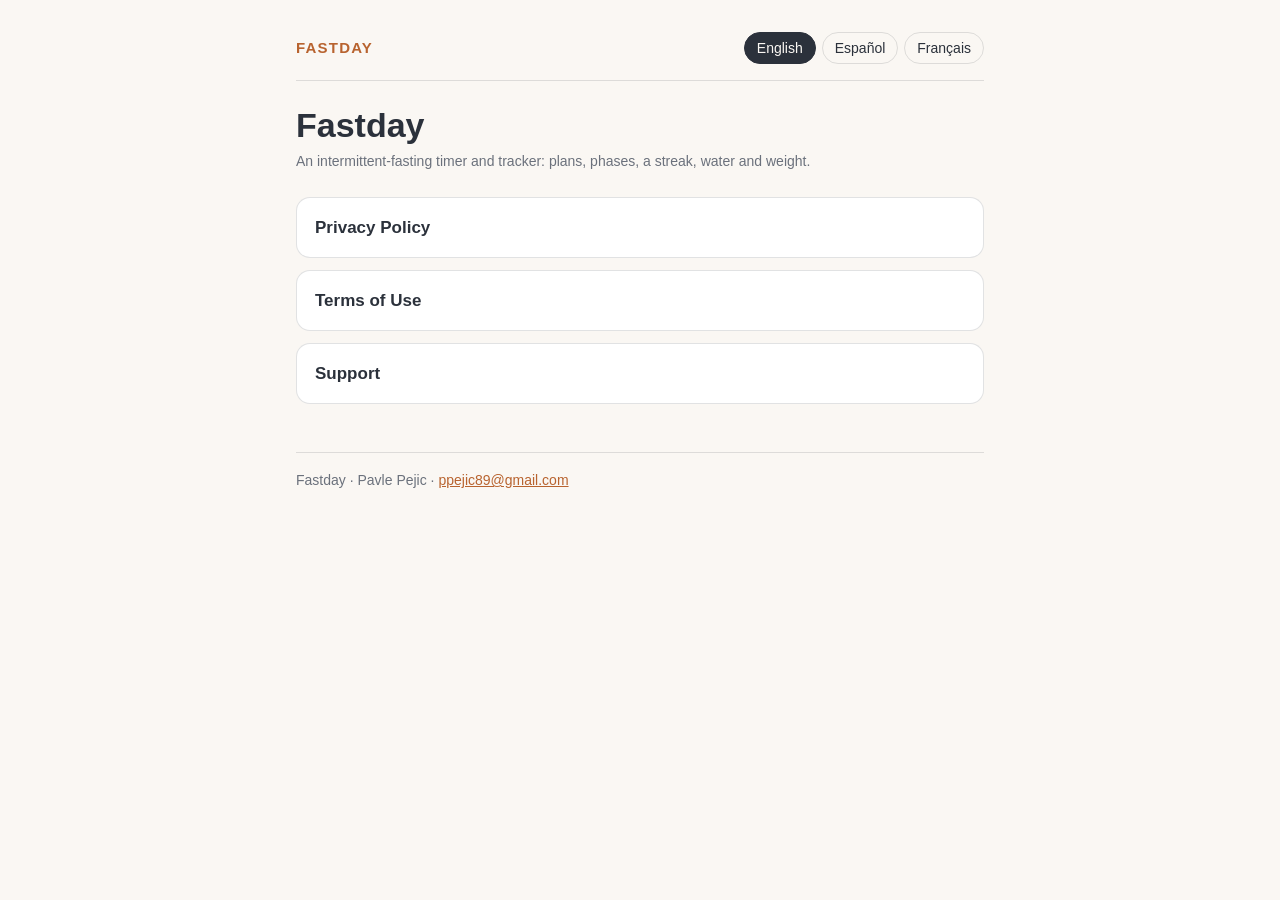
<file: index.html>
<!doctype html>
<html lang="en">
<head>
<meta charset="utf-8">
<meta name="viewport" content="width=device-width, initial-scale=1">
<meta name="color-scheme" content="light dark">
<title>Fastday — Fastday</title>
<link rel="stylesheet" href="style.css">
<script>
(function(){document.documentElement.classList.add('js');
var langs=['en','es','fr'];var q=new URLSearchParams(location.search).get('lang');
var pref=(q||(navigator.languages||[navigator.language||'en'])[0]||'en').slice(0,2).toLowerCase();
if(langs.indexOf(pref)<0)pref='en';
function show(l){document.querySelectorAll('section[lang]').forEach(function(s){s.classList.toggle('on',s.lang===l)});
document.querySelectorAll('nav.lang button').forEach(function(b){b.setAttribute('aria-pressed',b.dataset.l===l)});
document.documentElement.lang=l;var h=document.querySelector('section.on h1');if(h)document.title=h.textContent+' — Fastday';}
document.addEventListener('DOMContentLoaded',function(){document.querySelectorAll('nav.lang button').forEach(function(b){b.onclick=function(){show(b.dataset.l)}});show(pref);});
})();
</script>
</head>
<body>
<main>
<header><a class="brand" href="/fasting-legal/">Fastday</a><nav class="lang" aria-label="Language"><button data-l="en">English</button><button data-l="es">Español</button><button data-l="fr">Français</button></nav></header>
<section lang="en"><h1>Fastday</h1><p class="updated">An intermittent-fasting timer and tracker: plans, phases, a streak, water and weight.</p><div class="cards"><a href="legal/fasting/privacy/?lang=en">Privacy Policy</a><a href="legal/fasting/terms/?lang=en">Terms of Use</a><a href="legal/fasting/support/?lang=en">Support</a></div></section>
<section lang="es"><h1>Fastday</h1><p class="updated">Un temporizador y registro de ayuno intermitente: planes, fases, racha, agua y peso.</p><div class="cards"><a href="legal/fasting/privacy/?lang=es">Política de privacidad</a><a href="legal/fasting/terms/?lang=es">Términos de uso</a><a href="legal/fasting/support/?lang=es">Soporte</a></div></section>
<section lang="fr"><h1>Fastday</h1><p class="updated">Un minuteur et suivi de jeûne intermittent : plans, phases, série, eau et poids.</p><div class="cards"><a href="legal/fasting/privacy/?lang=fr">Politique de confidentialité</a><a href="legal/fasting/terms/?lang=fr">Conditions d’utilisation</a><a href="legal/fasting/support/?lang=fr">Assistance</a></div></section>
<footer>Fastday · Pavle Pejic · <a href="mailto:ppejic89@gmail.com">ppejic89@gmail.com</a></footer>
</main>
</body>
</html>
</file>
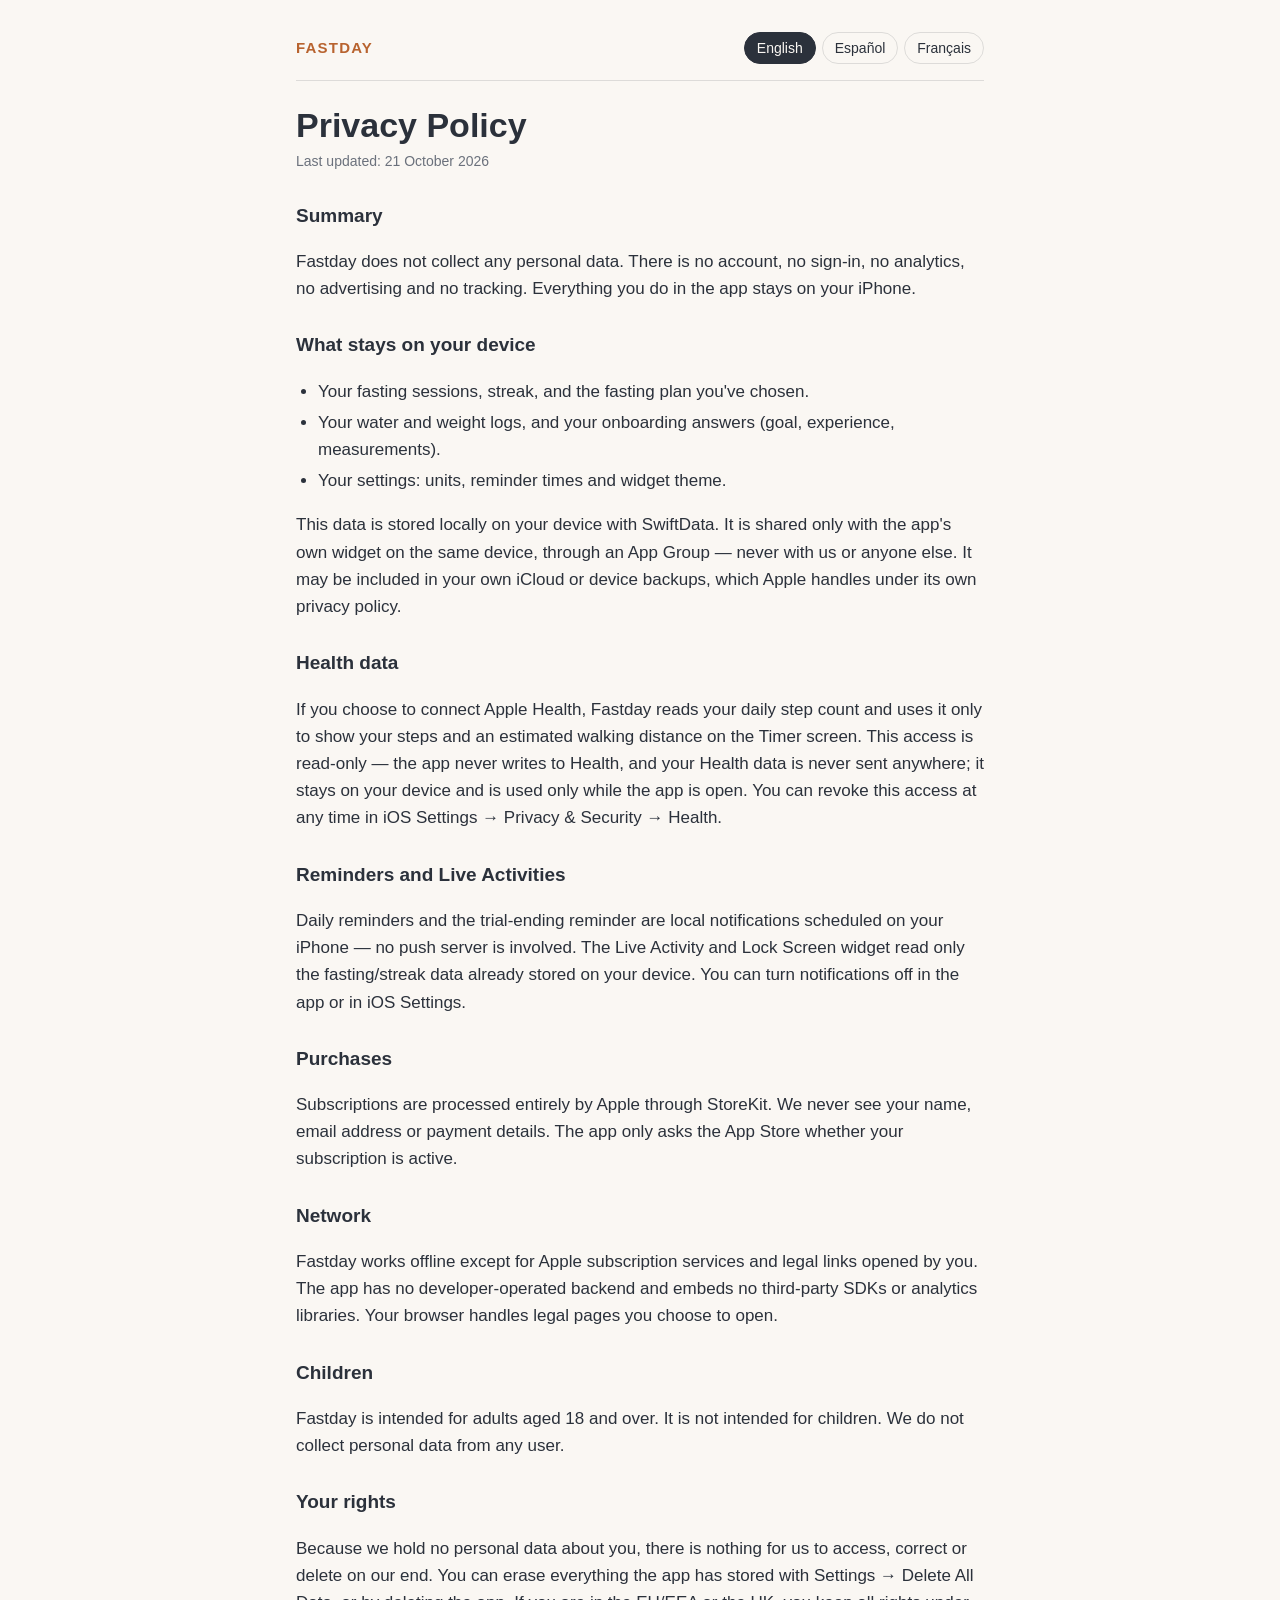
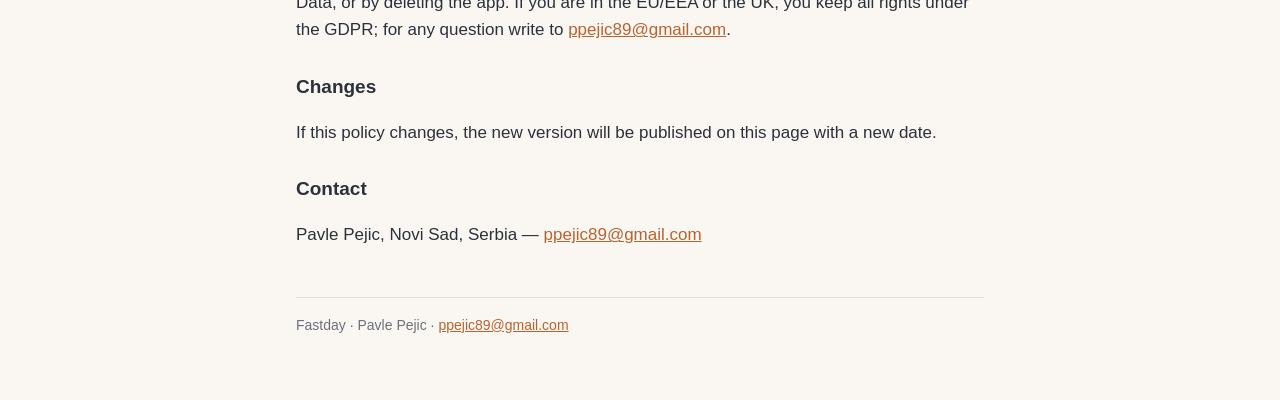
<file: legal/fasting/privacy/index.html>
<!doctype html>
<html lang="en">
<head>
<meta charset="utf-8">
<meta name="viewport" content="width=device-width, initial-scale=1">
<meta name="color-scheme" content="light dark">
<title>Privacy Policy — Fastday</title>
<link rel="stylesheet" href="../../../style.css">
<script>
(function(){document.documentElement.classList.add('js');
var langs=['en','es','fr'];var q=new URLSearchParams(location.search).get('lang');
var pref=(q||(navigator.languages||[navigator.language||'en'])[0]||'en').slice(0,2).toLowerCase();
if(langs.indexOf(pref)<0)pref='en';
function show(l){document.querySelectorAll('section[lang]').forEach(function(s){s.classList.toggle('on',s.lang===l)});
document.querySelectorAll('nav.lang button').forEach(function(b){b.setAttribute('aria-pressed',b.dataset.l===l)});
document.documentElement.lang=l;var h=document.querySelector('section.on h1');if(h)document.title=h.textContent+' — Fastday';}
document.addEventListener('DOMContentLoaded',function(){document.querySelectorAll('nav.lang button').forEach(function(b){b.onclick=function(){show(b.dataset.l)}});show(pref);});
})();
</script>
</head>
<body>
<main>
<header><a class="brand" href="/fasting-legal/">Fastday</a><nav class="lang" aria-label="Language"><button data-l="en">English</button><button data-l="es">Español</button><button data-l="fr">Français</button></nav></header>
<section lang="en">
<h1>Privacy Policy</h1>
<p class="updated">Last updated: 21 October 2026</p>
<h2>Summary</h2>
<p>Fastday does not collect any personal data. There is no account, no sign-in, no analytics, no advertising and no tracking. Everything you do in the app stays on your iPhone.</p>
<h2>What stays on your device</h2>
<ul><li>Your fasting sessions, streak, and the fasting plan you've chosen.</li><li>Your water and weight logs, and your onboarding answers (goal, experience, measurements).</li><li>Your settings: units, reminder times and widget theme.</li></ul><p>This data is stored locally on your device with SwiftData. It is shared only with the app's own widget on the same device, through an App Group — never with us or anyone else. It may be included in your own iCloud or device backups, which Apple handles under its own privacy policy.</p>
<h2>Health data</h2>
<p>If you choose to connect Apple Health, Fastday reads your daily step count and uses it only to show your steps and an estimated walking distance on the Timer screen. This access is read-only — the app never writes to Health, and your Health data is never sent anywhere; it stays on your device and is used only while the app is open. You can revoke this access at any time in iOS Settings → Privacy & Security → Health.</p>
<h2>Reminders and Live Activities</h2>
<p>Daily reminders and the trial-ending reminder are local notifications scheduled on your iPhone — no push server is involved. The Live Activity and Lock Screen widget read only the fasting/streak data already stored on your device. You can turn notifications off in the app or in iOS Settings.</p>
<h2>Purchases</h2>
<p>Subscriptions are processed entirely by Apple through StoreKit. We never see your name, email address or payment details. The app only asks the App Store whether your subscription is active.</p>
<h2>Network</h2>
<p>Fastday works offline except for Apple subscription services and legal links opened by you. The app has no developer-operated backend and embeds no third-party SDKs or analytics libraries. Your browser handles legal pages you choose to open.</p>
<h2>Children</h2>
<p>Fastday is intended for adults aged 18 and over. It is not intended for children. We do not collect personal data from any user.</p>
<h2>Your rights</h2>
<p>Because we hold no personal data about you, there is nothing for us to access, correct or delete on our end. You can erase everything the app has stored with Settings → Delete All Data, or by deleting the app. If you are in the EU/EEA or the UK, you keep all rights under the GDPR; for any question write to <a href="mailto:ppejic89@gmail.com">ppejic89@gmail.com</a>.</p>
<h2>Changes</h2>
<p>If this policy changes, the new version will be published on this page with a new date.</p>
<h2>Contact</h2>
<p>Pavle Pejic, Novi Sad, Serbia — <a href="mailto:ppejic89@gmail.com">ppejic89@gmail.com</a></p>
</section>
<section lang="es">
<h1>Política de privacidad</h1>
<p class="updated">Última actualización: 21 de octubre de 2026</p>
<h2>Resumen</h2>
<p>Fastday no recopila ningún dato personal. No hay cuenta, ni inicio de sesión, ni analítica, ni publicidad, ni rastreo. Todo lo que haces en la app se queda en tu iPhone.</p>
<h2>Qué se queda en tu dispositivo</h2>
<ul><li>Tus sesiones de ayuno, tu racha y el plan de ayuno que hayas elegido.</li><li>Tus registros de agua y peso, y tus respuestas iniciales (objetivo, experiencia, medidas).</li><li>Tus ajustes: unidades, horas de recordatorio y tema del widget.</li></ul><p>Estos datos se guardan localmente en tu dispositivo con SwiftData. Solo se comparten con el widget de la propia app en el mismo iPhone, mediante un App Group — nunca con nosotros ni con nadie más. Pueden formar parte de tus copias de seguridad de iCloud o del dispositivo, que Apple gestiona según su propia política de privacidad.</p>
<h2>Datos de salud</h2>
<p>Si decides conectar Apple Salud, Fastday lee tu número de pasos diario y lo usa solo para mostrar tus pasos y una distancia estimada en la pantalla del temporizador. Este acceso es de solo lectura — la app nunca escribe en Salud, y tus datos de salud nunca se envían a ningún sitio; permanecen en tu dispositivo y se usan solo mientras la app está abierta. Puedes revocar este acceso en cualquier momento en Ajustes de iOS → Privacidad y seguridad → Salud.</p>
<h2>Recordatorios y Actividades en Vivo</h2>
<p>Los recordatorios diarios y el aviso de fin de prueba son notificaciones locales programadas en tu iPhone, sin ningún servidor. La Actividad en Vivo y el widget de pantalla bloqueada solo leen los datos de ayuno/racha ya guardados en tu dispositivo. Puedes desactivar las notificaciones en la app o en Ajustes de iOS.</p>
<h2>Compras</h2>
<p>Las suscripciones las procesa por completo Apple mediante StoreKit. Nunca vemos tu nombre, tu correo ni tus datos de pago. La app solo pregunta al App Store si tu suscripción está activa.</p>
<h2>Red</h2>
<p>Fastday funciona sin conexión salvo los servicios de suscripción de Apple y los enlaces legales que tú abras. La app no tiene un servidor del desarrollador ni incluye SDK de terceros o bibliotecas de analítica. Tu navegador gestiona las páginas legales que decidas abrir.</p>
<h2>Menores</h2>
<p>Fastday está dirigida a adultos de 18 años o más. No está destinada a menores. No recopilamos datos personales de ningún usuario.</p>
<h2>Tus derechos</h2>
<p>Como no guardamos datos personales tuyos, no hay nada que consultar, corregir o borrar por nuestra parte. Puedes borrar todo lo que guarda la app en Ajustes → Eliminar todos los datos, o eliminando la app. Si estás en la UE/EEE o en el Reino Unido, conservas todos tus derechos del RGPD; para cualquier consulta escribe a <a href="mailto:ppejic89@gmail.com">ppejic89@gmail.com</a>.</p>
<h2>Cambios</h2>
<p>Si esta política cambia, la nueva versión se publicará en esta página con una fecha nueva.</p>
<h2>Contacto</h2>
<p>Pavle Pejic, Novi Sad, Serbia — <a href="mailto:ppejic89@gmail.com">ppejic89@gmail.com</a></p>
</section>
<section lang="fr">
<h1>Politique de confidentialité</h1>
<p class="updated">Dernière mise à jour : 21 octobre 2026</p>
<h2>En bref</h2>
<p>Fastday ne collecte aucune donnée personnelle. Pas de compte, pas de connexion, pas d'analyse d'audience, pas de publicité, pas de pistage. Tout ce que tu fais dans l'app reste sur ton iPhone.</p>
<h2>Ce qui reste sur ton appareil</h2>
<ul><li>Tes sessions de jeûne, ta série et le plan de jeûne que tu as choisi.</li><li>Tes journaux d'eau et de poids, et tes réponses d'accueil (objectif, expérience, mesures).</li><li>Tes réglages : unités, heures de rappel et thème du widget.</li></ul><p>Ces données sont stockées localement sur ton appareil avec SwiftData. Elles sont partagées uniquement avec le widget de l'app sur le même appareil, via un App Group — jamais avec nous ni avec qui que ce soit d'autre. Elles peuvent faire partie de tes sauvegardes iCloud ou de l'appareil, gérées par Apple selon sa propre politique de confidentialité.</p>
<h2>Données de santé</h2>
<p>Si tu choisis de connecter Apple Santé, Fastday lit ton nombre de pas quotidien et l'utilise uniquement pour afficher tes pas et une distance estimée sur l'écran du minuteur. Cet accès est en lecture seule — l'app n'écrit jamais dans Santé, et tes données de santé ne sont jamais envoyées où que ce soit ; elles restent sur ton appareil et ne sont utilisées que pendant que l'app est ouverte. Tu peux révoquer cet accès à tout moment dans Réglages iOS → Confidentialité et sécurité → Santé.</p>
<h2>Rappels et activités en direct</h2>
<p>Les rappels quotidiens et le rappel de fin d'essai sont des notifications locales programmées sur ton iPhone, sans aucun serveur. L'activité en direct et le widget de l'écran verrouillé ne font que lire les données de jeûne/série déjà stockées sur ton appareil. Tu peux désactiver les notifications dans l'app ou dans Réglages iOS.</p>
<h2>Achats</h2>
<p>Les abonnements sont entièrement traités par Apple via StoreKit. Nous ne voyons jamais ton nom, ton adresse e-mail ni tes informations de paiement. L'app demande seulement à l'App Store si ton abonnement est actif.</p>
<h2>Réseau</h2>
<p>Fastday fonctionne hors connexion, sauf pour les services d’abonnement Apple et les liens juridiques que tu ouvres. L'app n'a pas de serveur exploité par le développeur et n'inclut aucun SDK tiers ni bibliothèque d'analyse. Ton navigateur gère les pages juridiques que tu choisis d'ouvrir.</p>
<h2>Enfants</h2>
<p>Fastday est destinée aux adultes de 18 ans et plus, pas aux enfants. Nous ne collectons les données personnelles d’aucun utilisateur.</p>
<h2>Tes droits</h2>
<p>Comme nous ne détenons aucune donnée personnelle te concernant, il n'y a rien à consulter, corriger ou supprimer de notre côté. Tu peux effacer tout ce que l'app a enregistré via Réglages → Supprimer toutes les données, ou en supprimant l'app. Si tu te trouves dans l'UE/EEE ou au Royaume-Uni, tu conserves tous tes droits au titre du RGPD ; pour toute question, écris à <a href="mailto:ppejic89@gmail.com">ppejic89@gmail.com</a>.</p>
<h2>Modifications</h2>
<p>Si cette politique change, la nouvelle version sera publiée sur cette page avec une nouvelle date.</p>
<h2>Contact</h2>
<p>Pavle Pejic, Novi Sad, Serbie — <a href="mailto:ppejic89@gmail.com">ppejic89@gmail.com</a></p>
</section>
<footer>Fastday · Pavle Pejic · <a href="mailto:ppejic89@gmail.com">ppejic89@gmail.com</a></footer>
</main>
</body>
</html>
</file>
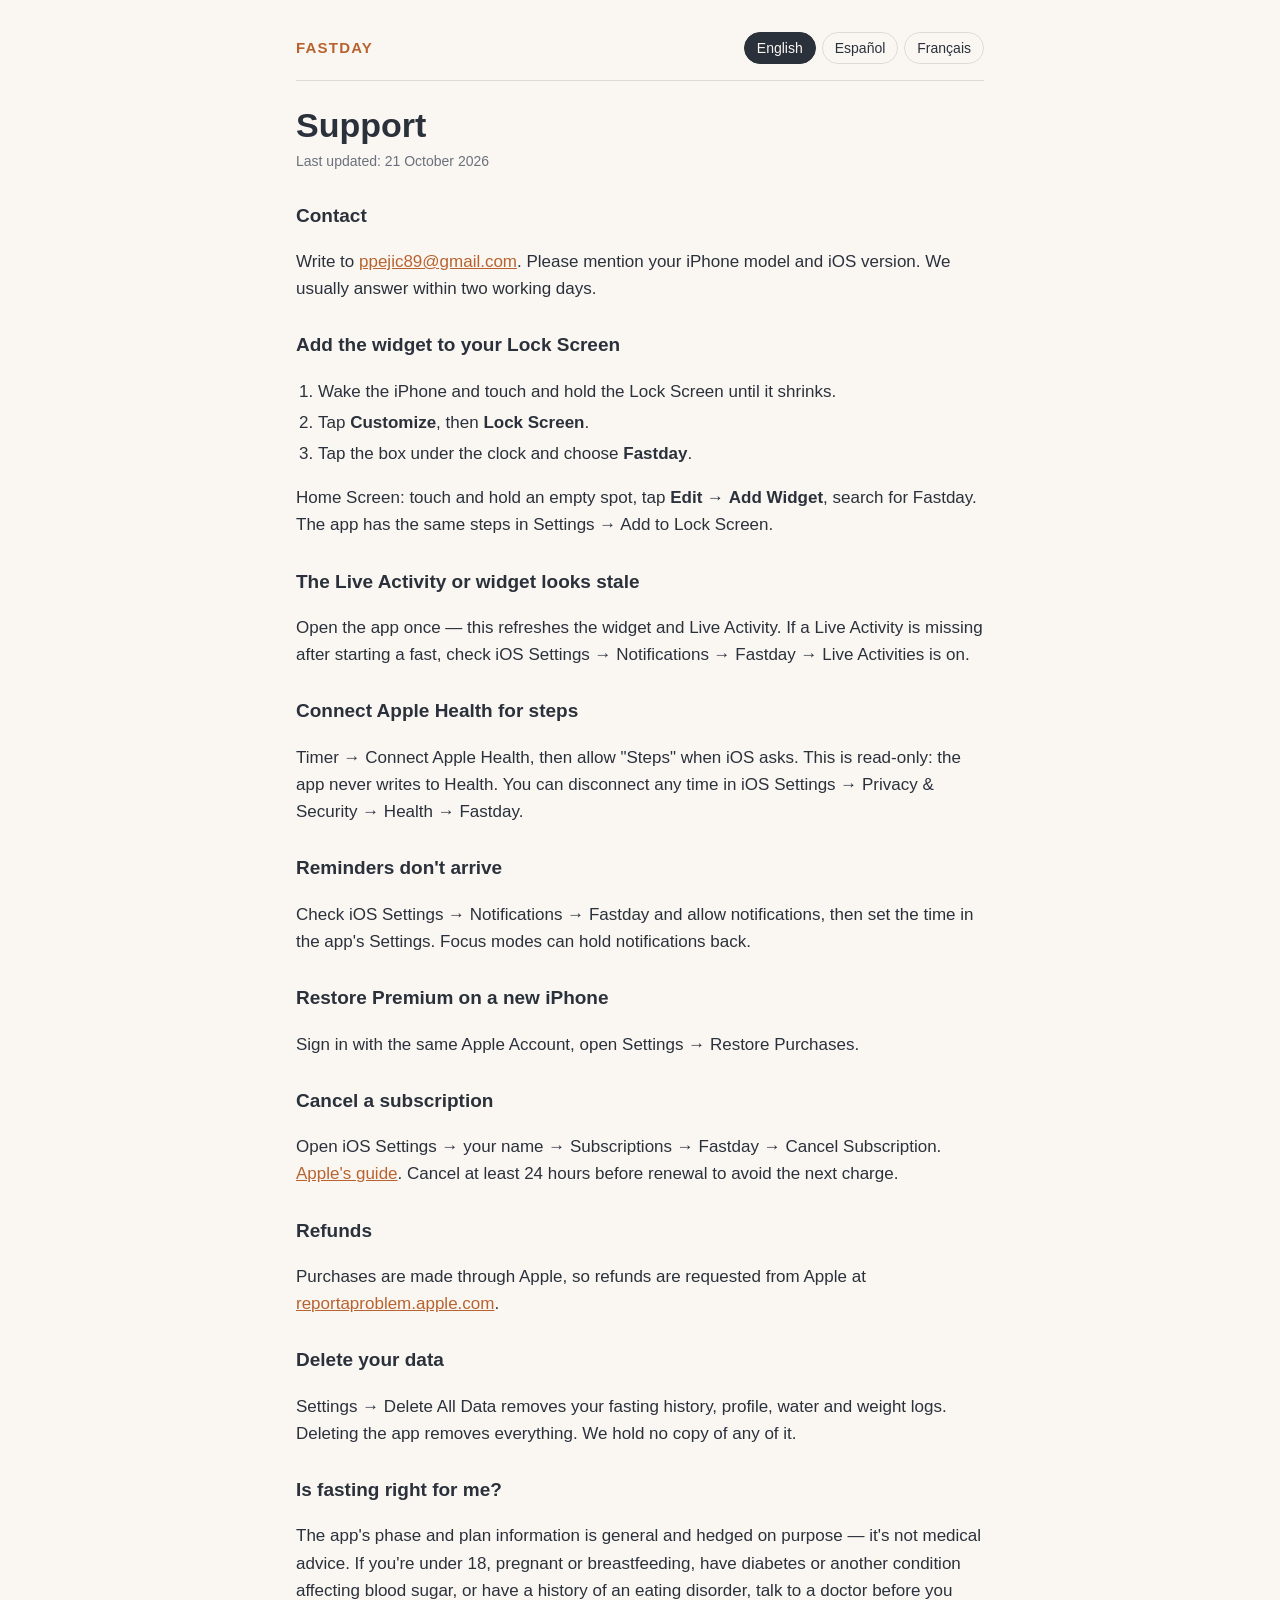
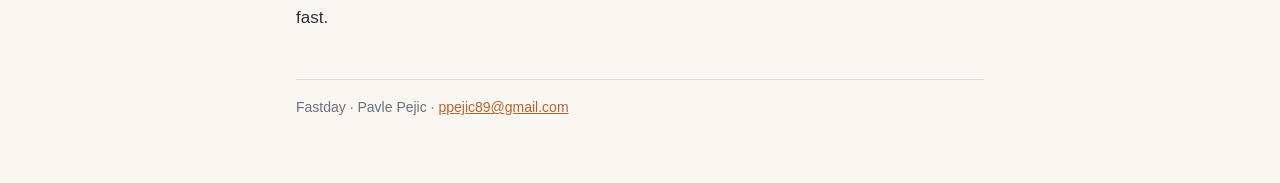
<file: legal/fasting/support/index.html>
<!doctype html>
<html lang="en">
<head>
<meta charset="utf-8">
<meta name="viewport" content="width=device-width, initial-scale=1">
<meta name="color-scheme" content="light dark">
<title>Support — Fastday</title>
<link rel="stylesheet" href="../../../style.css">
<script>
(function(){document.documentElement.classList.add('js');
var langs=['en','es','fr'];var q=new URLSearchParams(location.search).get('lang');
var pref=(q||(navigator.languages||[navigator.language||'en'])[0]||'en').slice(0,2).toLowerCase();
if(langs.indexOf(pref)<0)pref='en';
function show(l){document.querySelectorAll('section[lang]').forEach(function(s){s.classList.toggle('on',s.lang===l)});
document.querySelectorAll('nav.lang button').forEach(function(b){b.setAttribute('aria-pressed',b.dataset.l===l)});
document.documentElement.lang=l;var h=document.querySelector('section.on h1');if(h)document.title=h.textContent+' — Fastday';}
document.addEventListener('DOMContentLoaded',function(){document.querySelectorAll('nav.lang button').forEach(function(b){b.onclick=function(){show(b.dataset.l)}});show(pref);});
})();
</script>
</head>
<body>
<main>
<header><a class="brand" href="/fasting-legal/">Fastday</a><nav class="lang" aria-label="Language"><button data-l="en">English</button><button data-l="es">Español</button><button data-l="fr">Français</button></nav></header>
<section lang="en">
<h1>Support</h1>
<p class="updated">Last updated: 21 October 2026</p>
<h2>Contact</h2>
<p>Write to <a href="mailto:ppejic89@gmail.com">ppejic89@gmail.com</a>. Please mention your iPhone model and iOS version. We usually answer within two working days.</p>
<h2>Add the widget to your Lock Screen</h2>
<ol><li>Wake the iPhone and touch and hold the Lock Screen until it shrinks.</li><li>Tap <b>Customize</b>, then <b>Lock Screen</b>.</li><li>Tap the box under the clock and choose <b>Fastday</b>.</li></ol><p>Home Screen: touch and hold an empty spot, tap <b>Edit</b> → <b>Add Widget</b>, search for Fastday. The app has the same steps in Settings → Add to Lock Screen.</p>
<h2>The Live Activity or widget looks stale</h2>
<p>Open the app once — this refreshes the widget and Live Activity. If a Live Activity is missing after starting a fast, check iOS Settings → Notifications → Fastday → Live Activities is on.</p>
<h2>Connect Apple Health for steps</h2>
<p>Timer → Connect Apple Health, then allow "Steps" when iOS asks. This is read-only: the app never writes to Health. You can disconnect any time in iOS Settings → Privacy & Security → Health → Fastday.</p>
<h2>Reminders don't arrive</h2>
<p>Check iOS Settings → Notifications → Fastday and allow notifications, then set the time in the app's Settings. Focus modes can hold notifications back.</p>
<h2>Restore Premium on a new iPhone</h2>
<p>Sign in with the same Apple Account, open Settings → Restore Purchases.</p>
<h2>Cancel a subscription</h2>
<p>Open iOS Settings → your name → Subscriptions → Fastday → Cancel Subscription. <a href="https://support.apple.com/118428">Apple's guide</a>. Cancel at least 24 hours before renewal to avoid the next charge.</p>
<h2>Refunds</h2>
<p>Purchases are made through Apple, so refunds are requested from Apple at <a href="https://reportaproblem.apple.com">reportaproblem.apple.com</a>.</p>
<h2>Delete your data</h2>
<p>Settings → Delete All Data removes your fasting history, profile, water and weight logs. Deleting the app removes everything. We hold no copy of any of it.</p>
<h2>Is fasting right for me?</h2>
<p>The app's phase and plan information is general and hedged on purpose — it's not medical advice. If you're under 18, pregnant or breastfeeding, have diabetes or another condition affecting blood sugar, or have a history of an eating disorder, talk to a doctor before you fast.</p>
</section>
<section lang="es">
<h1>Soporte</h1>
<p class="updated">Última actualización: 21 de octubre de 2026</p>
<h2>Contacto</h2>
<p>Escribe a <a href="mailto:ppejic89@gmail.com">ppejic89@gmail.com</a>. Indica tu modelo de iPhone y la versión de iOS. Solemos responder en dos días laborables.</p>
<h2>Añadir el widget a la pantalla bloqueada</h2>
<ol><li>Activa el iPhone y mantén pulsada la pantalla bloqueada hasta que se reduzca.</li><li>Toca <b>Personalizar</b> y luego <b>Pantalla bloqueada</b>.</li><li>Toca el recuadro bajo el reloj y elige <b>Fastday</b>.</li></ol><p>Pantalla de inicio: mantén pulsado un espacio vacío, toca <b>Editar</b> → <b>Añadir widget</b> y busca Fastday. La app muestra los mismos pasos en Ajustes → Añadir a la pantalla bloqueada.</p>
<h2>La Actividad en Vivo o el widget se ven desactualizados</h2>
<p>Abre la app una vez: así se actualizan el widget y la Actividad en Vivo. Si falta la Actividad en Vivo tras iniciar un ayuno, revisa Ajustes de iOS → Notificaciones → Fastday → Actividades en Vivo.</p>
<h2>Conectar Apple Salud para los pasos</h2>
<p>Temporizador → Conectar Apple Salud, y permite «Pasos» cuando iOS lo pida. Es de solo lectura: la app nunca escribe en Salud. Puedes desconectarlo cuando quieras en Ajustes de iOS → Privacidad y seguridad → Salud → Fastday.</p>
<h2>No llegan los recordatorios</h2>
<p>Revisa Ajustes de iOS → Notificaciones → Fastday y permite las notificaciones; luego elige la hora en los ajustes de la app. Los modos de concentración pueden retenerlas.</p>
<h2>Restaurar Premium en un iPhone nuevo</h2>
<p>Inicia sesión con la misma cuenta de Apple y abre Ajustes → Restaurar compras.</p>
<h2>Cancelar la suscripción</h2>
<p>Ajustes de iOS → tu nombre → Suscripciones → Fastday → Cancelar suscripción. <a href="https://support.apple.com/118428">Guía de Apple</a>. Cancela al menos 24 horas antes de la renovación para evitar el siguiente cobro.</p>
<h2>Reembolsos</h2>
<p>Las compras se hacen a través de Apple, así que el reembolso se solicita a Apple en <a href="https://reportaproblem.apple.com">reportaproblem.apple.com</a>.</p>
<h2>Borrar tus datos</h2>
<p>Ajustes → Eliminar todos los datos borra tu historial de ayunos, tu perfil y tus registros de agua y peso. Eliminar la app lo borra todo. No guardamos ninguna copia.</p>
<h2>¿Es el ayuno adecuado para mí?</h2>
<p>La información de fases y planes de la app es general y deliberadamente cautelosa: no es consejo médico. Si eres menor de 18 años, estás embarazada o en periodo de lactancia, tienes diabetes u otra condición que afecte al azúcar en sangre, o tienes antecedentes de un trastorno alimentario, consulta a un médico antes de ayunar.</p>
</section>
<section lang="fr">
<h1>Assistance</h1>
<p class="updated">Dernière mise à jour : 21 octobre 2026</p>
<h2>Contact</h2>
<p>Écris à <a href="mailto:ppejic89@gmail.com">ppejic89@gmail.com</a> en précisant ton modèle d'iPhone et ta version d'iOS. Nous répondons en général sous deux jours ouvrés.</p>
<h2>Ajouter le widget à l'écran verrouillé</h2>
<ol><li>Réveille l'iPhone et reste appuyé sur l'écran verrouillé jusqu'à ce qu'il rétrécisse.</li><li>Touche <b>Personnaliser</b>, puis <b>Écran verrouillé</b>.</li><li>Touche le cadre sous l'horloge et choisis <b>Fastday</b>.</li></ol><p>Écran d'accueil : reste appuyé sur un espace vide, touche <b>Modifier</b> → <b>Ajouter un widget</b> et cherche Fastday. L'app montre les mêmes étapes dans Réglages → Ajouter à l'écran verrouillé.</p>
<h2>L'activité en direct ou le widget semble figé</h2>
<p>Ouvre l'app une fois : cela actualise le widget et l'activité en direct. Si l'activité en direct manque après le début d'un jeûne, vérifie Réglages iOS → Notifications → Fastday → Activités en direct.</p>
<h2>Connecter Apple Santé pour les pas</h2>
<p>Minuteur → Connecter Apple Santé, puis autorise « Pas » quand iOS le demande. C'est en lecture seule : l'app n'écrit jamais dans Santé. Tu peux déconnecter à tout moment dans Réglages iOS → Confidentialité et sécurité → Santé → Fastday.</p>
<h2>Les rappels n'arrivent pas</h2>
<p>Vérifie Réglages iOS → Notifications → Fastday et autorise les notifications, puis choisis l'heure dans les réglages de l'app. Les modes de concentration peuvent les retenir.</p>
<h2>Restaurer Premium sur un nouvel iPhone</h2>
<p>Connecte-toi avec le même compte Apple et ouvre Réglages → Restaurer les achats.</p>
<h2>Annuler un abonnement</h2>
<p>Réglages iOS → ton nom → Abonnements → Fastday → Annuler l'abonnement. <a href="https://support.apple.com/118428">Guide d'Apple</a>. Annule au moins 24 heures avant le renouvellement pour éviter le prochain prélèvement.</p>
<h2>Remboursements</h2>
<p>Les achats passent par Apple : le remboursement se demande à Apple sur <a href="https://reportaproblem.apple.com">reportaproblem.apple.com</a>.</p>
<h2>Supprimer tes données</h2>
<p>Réglages → Supprimer toutes les données efface ton historique de jeûne, ton profil et tes journaux d'eau et de poids. Supprimer l'app efface tout. Nous n'en gardons aucune copie.</p>
<h2>Le jeûne est-il fait pour moi ?</h2>
<p>Les informations de phases et de plans de l'app sont générales et volontairement prudentes : ce n'est pas un avis médical. Si tu as moins de 18 ans, si tu es enceinte ou allaitante, si tu es diabétique ou as une autre condition affectant la glycémie, ou si tu as des antécédents de troubles alimentaires, consulte un médecin avant de jeûner.</p>
</section>
<footer>Fastday · Pavle Pejic · <a href="mailto:ppejic89@gmail.com">ppejic89@gmail.com</a></footer>
</main>
</body>
</html>
</file>
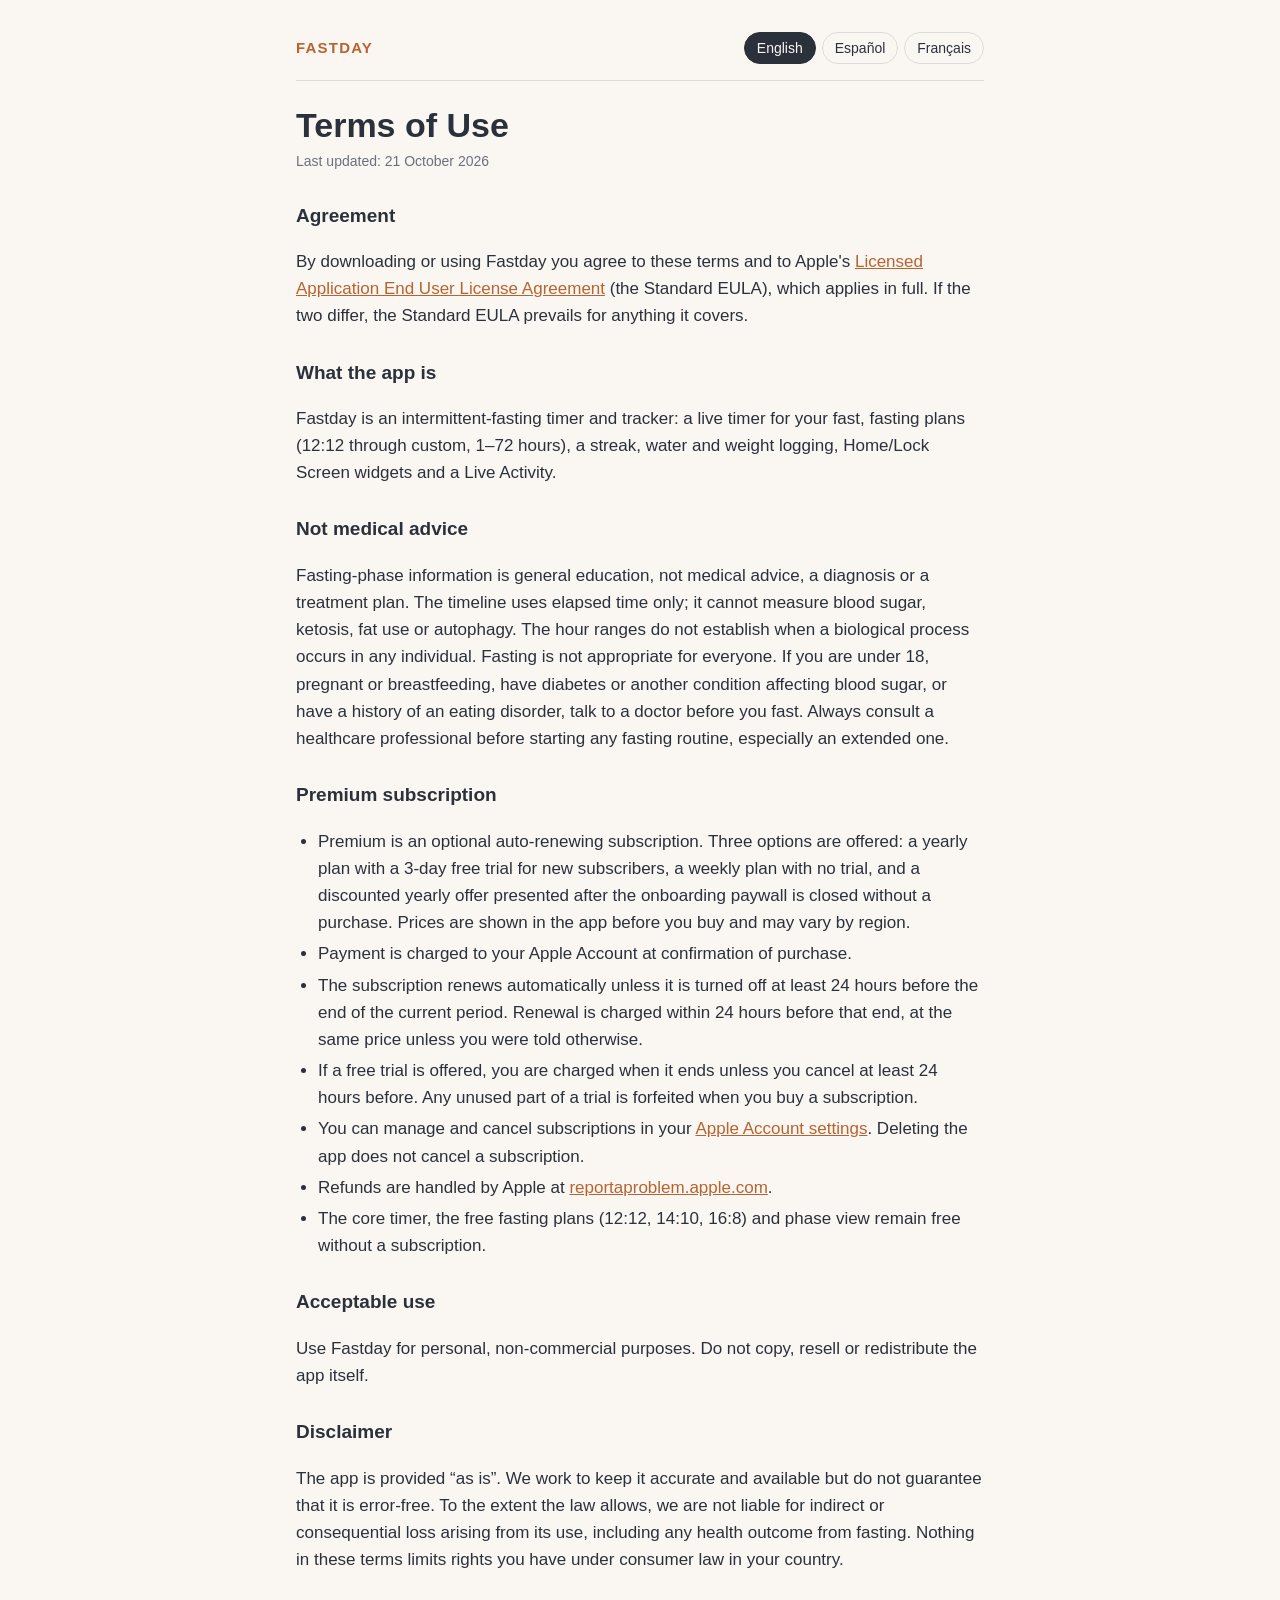
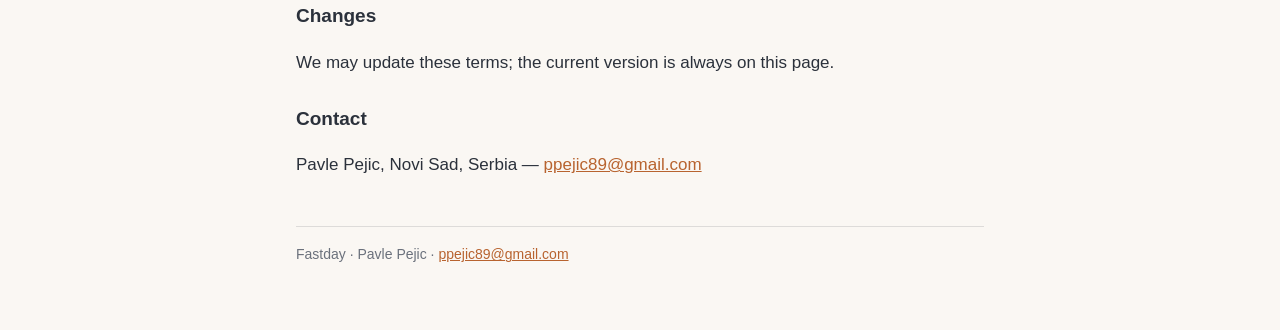
<file: legal/fasting/terms/index.html>
<!doctype html>
<html lang="en">
<head>
<meta charset="utf-8">
<meta name="viewport" content="width=device-width, initial-scale=1">
<meta name="color-scheme" content="light dark">
<title>Terms of Use — Fastday</title>
<link rel="stylesheet" href="../../../style.css">
<script>
(function(){document.documentElement.classList.add('js');
var langs=['en','es','fr'];var q=new URLSearchParams(location.search).get('lang');
var pref=(q||(navigator.languages||[navigator.language||'en'])[0]||'en').slice(0,2).toLowerCase();
if(langs.indexOf(pref)<0)pref='en';
function show(l){document.querySelectorAll('section[lang]').forEach(function(s){s.classList.toggle('on',s.lang===l)});
document.querySelectorAll('nav.lang button').forEach(function(b){b.setAttribute('aria-pressed',b.dataset.l===l)});
document.documentElement.lang=l;var h=document.querySelector('section.on h1');if(h)document.title=h.textContent+' — Fastday';}
document.addEventListener('DOMContentLoaded',function(){document.querySelectorAll('nav.lang button').forEach(function(b){b.onclick=function(){show(b.dataset.l)}});show(pref);});
})();
</script>
</head>
<body>
<main>
<header><a class="brand" href="/fasting-legal/">Fastday</a><nav class="lang" aria-label="Language"><button data-l="en">English</button><button data-l="es">Español</button><button data-l="fr">Français</button></nav></header>
<section lang="en">
<h1>Terms of Use</h1>
<p class="updated">Last updated: 21 October 2026</p>
<h2>Agreement</h2>
<p>By downloading or using Fastday you agree to these terms and to Apple's <a href="https://www.apple.com/legal/internet-services/itunes/dev/stdeula/">Licensed Application End User License Agreement</a> (the Standard EULA), which applies in full. If the two differ, the Standard EULA prevails for anything it covers.</p>
<h2>What the app is</h2>
<p>Fastday is an intermittent-fasting timer and tracker: a live timer for your fast, fasting plans (12:12 through custom, 1–72 hours), a streak, water and weight logging, Home/Lock Screen widgets and a Live Activity.</p>
<h2>Not medical advice</h2>
<p>Fasting-phase information is general education, not medical advice, a diagnosis or a treatment plan. The timeline uses elapsed time only; it cannot measure blood sugar, ketosis, fat use or autophagy. The hour ranges do not establish when a biological process occurs in any individual. Fasting is not appropriate for everyone. If you are under 18, pregnant or breastfeeding, have diabetes or another condition affecting blood sugar, or have a history of an eating disorder, talk to a doctor before you fast. Always consult a healthcare professional before starting any fasting routine, especially an extended one.</p>
<h2>Premium subscription</h2>
<ul><li>Premium is an optional auto-renewing subscription. Three options are offered: a yearly plan with a 3-day free trial for new subscribers, a weekly plan with no trial, and a discounted yearly offer presented after the onboarding paywall is closed without a purchase. Prices are shown in the app before you buy and may vary by region.</li><li>Payment is charged to your Apple Account at confirmation of purchase.</li><li>The subscription renews automatically unless it is turned off at least 24 hours before the end of the current period. Renewal is charged within 24 hours before that end, at the same price unless you were told otherwise.</li><li>If a free trial is offered, you are charged when it ends unless you cancel at least 24 hours before. Any unused part of a trial is forfeited when you buy a subscription.</li><li>You can manage and cancel subscriptions in your <a href="https://support.apple.com/118428">Apple Account settings</a>. Deleting the app does not cancel a subscription.</li><li>Refunds are handled by Apple at <a href="https://reportaproblem.apple.com">reportaproblem.apple.com</a>.</li><li>The core timer, the free fasting plans (12:12, 14:10, 16:8) and phase view remain free without a subscription.</li></ul>
<h2>Acceptable use</h2>
<p>Use Fastday for personal, non-commercial purposes. Do not copy, resell or redistribute the app itself.</p>
<h2>Disclaimer</h2>
<p>The app is provided “as is”. We work to keep it accurate and available but do not guarantee that it is error-free. To the extent the law allows, we are not liable for indirect or consequential loss arising from its use, including any health outcome from fasting. Nothing in these terms limits rights you have under consumer law in your country.</p>
<h2>Changes</h2>
<p>We may update these terms; the current version is always on this page.</p>
<h2>Contact</h2>
<p>Pavle Pejic, Novi Sad, Serbia — <a href="mailto:ppejic89@gmail.com">ppejic89@gmail.com</a></p>
</section>
<section lang="es">
<h1>Términos de uso</h1>
<p class="updated">Última actualización: 21 de octubre de 2026</p>
<h2>Aceptación</h2>
<p>Al descargar o usar Fastday aceptas estos términos y el <a href="https://www.apple.com/legal/internet-services/itunes/dev/stdeula/">Contrato de licencia de usuario final de aplicaciones con licencia</a> de Apple (EULA estándar), que se aplica íntegramente. Si ambos difieren, prevalece el EULA estándar en lo que regule.</p>
<h2>Qué es la app</h2>
<p>Fastday es un temporizador y registro de ayuno intermitente: un temporizador en vivo para tu ayuno, planes de ayuno (de 12:12 a personalizado, de 1 a 72 horas), una racha, registro de agua y peso, widgets de pantalla de inicio y bloqueada, y una Actividad en Vivo.</p>
<h2>No es consejo médico</h2>
<p>La información sobre las fases del ayuno es educación general, no consejo médico, diagnóstico ni tratamiento. La cronología usa solo el tiempo transcurrido; no puede medir la glucosa, la cetosis, el uso de grasa ni la autofagia. Los intervalos horarios no determinan cuándo ocurre un proceso biológico en cada persona. El ayuno no es adecuado para todo el mundo. Si eres menor de 18 años, estás embarazada o en periodo de lactancia, tienes diabetes u otra condición que afecte al azúcar en sangre, o tienes antecedentes de un trastorno alimentario, consulta a un médico antes de ayunar. Consulta siempre a un profesional sanitario antes de empezar cualquier rutina de ayuno, especialmente una prolongada.</p>
<h2>Suscripción Premium</h2>
<ul><li>Premium es una suscripción opcional de renovación automática. Se ofrecen tres opciones: un plan anual con 3 días de prueba gratuita para nuevos suscriptores, un plan semanal sin prueba, y una oferta anual con descuento que se muestra al cerrar la pantalla de suscripción inicial sin comprar. Los precios se muestran en la app antes de comprar y pueden variar según la región.</li><li>El pago se carga a tu cuenta de Apple al confirmar la compra.</li><li>La suscripción se renueva automáticamente salvo que la desactives al menos 24 horas antes del final del periodo actual. La renovación se cobra dentro de las 24 horas previas a ese final, al mismo precio salvo aviso previo.</li><li>Si se ofrece una prueba gratuita, se cobra al terminar salvo que canceles al menos 24 horas antes. La parte no usada de la prueba se pierde al comprar una suscripción.</li><li>Puedes gestionar y cancelar las suscripciones en los <a href="https://support.apple.com/118428">ajustes de tu cuenta de Apple</a>. Eliminar la app no cancela la suscripción.</li><li>Los reembolsos los gestiona Apple en <a href="https://reportaproblem.apple.com">reportaproblem.apple.com</a>.</li><li>El temporizador principal, los planes de ayuno gratuitos (12:12, 14:10, 16:8) y la vista de fases siguen siendo gratis sin suscripción.</li></ul>
<h2>Uso aceptable</h2>
<p>Usa Fastday con fines personales y no comerciales. No copies, revendas ni redistribuyas la app.</p>
<h2>Exención de responsabilidad</h2>
<p>La app se ofrece «tal cual». Procuramos que sea precisa y esté disponible, pero no garantizamos que no tenga errores. En la medida en que la ley lo permita, no respondemos de daños indirectos derivados de su uso, incluido cualquier resultado de salud relacionado con el ayuno. Nada en estos términos limita los derechos que te reconoce la ley de consumo de tu país.</p>
<h2>Cambios</h2>
<p>Podemos actualizar estos términos; la versión vigente está siempre en esta página.</p>
<h2>Contacto</h2>
<p>Pavle Pejic, Novi Sad, Serbia — <a href="mailto:ppejic89@gmail.com">ppejic89@gmail.com</a></p>
</section>
<section lang="fr">
<h1>Conditions d’utilisation</h1>
<p class="updated">Dernière mise à jour : 21 octobre 2026</p>
<h2>Acceptation</h2>
<p>En téléchargeant ou en utilisant Fastday, tu acceptes ces conditions ainsi que le <a href="https://www.apple.com/legal/internet-services/itunes/dev/stdeula/">Contrat de licence utilisateur final des applications sous licence</a> d'Apple (EULA standard), qui s'applique intégralement. En cas de divergence, l'EULA standard prévaut pour ce qu'il couvre.</p>
<h2>Ce qu'est l'app</h2>
<p>Fastday est un minuteur et un suivi de jeûne intermittent : un minuteur en direct pour ton jeûne, des plans de jeûne (de 12:12 à personnalisé, de 1 à 72 heures), une série, un suivi de l'eau et du poids, des widgets pour l'écran d'accueil et l'écran verrouillé, et une activité en direct.</p>
<h2>Ce n'est pas un avis médical</h2>
<p>Les informations sur les phases du jeûne sont éducatives et ne constituent ni un avis médical, ni un diagnostic, ni un plan de traitement. La chronologie utilise seulement le temps écoulé ; elle ne mesure ni la glycémie, ni la cétose, ni l'utilisation des graisses, ni l'autophagie. Les plages horaires ne déterminent pas quand un processus biologique se produit chez une personne. Le jeûne ne convient pas à tout le monde. Si tu as moins de 18 ans, si tu es enceinte ou allaitante, si tu es diabétique ou as une autre condition affectant la glycémie, ou si tu as des antécédents de troubles alimentaires, consulte un médecin avant de jeûner. Consulte toujours un professionnel de santé avant de commencer une routine de jeûne, surtout prolongée.</p>
<h2>Abonnement Premium</h2>
<ul><li>Premium est un abonnement facultatif à renouvellement automatique. Trois options sont proposées : un plan annuel avec 3 jours d'essai gratuit pour les nouveaux abonnés, un plan hebdomadaire sans essai, et une offre annuelle à prix réduit affichée après la fermeture de l’écran d’abonnement initial sans achat. Les prix sont affichés dans l'app avant l'achat et peuvent varier selon la région.</li><li>Le paiement est débité de ton compte Apple à la confirmation de l'achat.</li><li>L'abonnement se renouvelle automatiquement sauf s'il est désactivé au moins 24 heures avant la fin de la période en cours. Le renouvellement est facturé dans les 24 heures précédant cette fin, au même prix sauf information contraire.</li><li>Si un essai gratuit est proposé, tu es facturé à sa fin sauf annulation au moins 24 heures avant. La partie inutilisée de l'essai est perdue lors de l'achat d'un abonnement.</li><li>Tu peux gérer et annuler tes abonnements dans les <a href="https://support.apple.com/118428">réglages de ton compte Apple</a>. Supprimer l'app n'annule pas l'abonnement.</li><li>Les remboursements sont gérés par Apple sur <a href="https://reportaproblem.apple.com">reportaproblem.apple.com</a>.</li><li>Le minuteur principal, les plans de jeûne gratuits (12:12, 14:10, 16:8) et la vue des phases restent gratuits sans abonnement.</li></ul>
<h2>Utilisation acceptable</h2>
<p>Utilise Fastday à des fins personnelles et non commerciales. Ne copie, ne revends et ne redistribue pas l'app.</p>
<h2>Limitation de responsabilité</h2>
<p>L'app est fournie « en l'état ». Nous veillons à son exactitude et à sa disponibilité, sans garantir l'absence d'erreurs. Dans la mesure permise par la loi, nous ne sommes pas responsables des dommages indirects liés à son utilisation, y compris tout résultat de santé lié au jeûne. Rien dans ces conditions ne limite les droits que te reconnaît le droit de la consommation de ton pays.</p>
<h2>Modifications</h2>
<p>Nous pouvons mettre à jour ces conditions ; la version en vigueur est toujours sur cette page.</p>
<h2>Contact</h2>
<p>Pavle Pejic, Novi Sad, Serbie — <a href="mailto:ppejic89@gmail.com">ppejic89@gmail.com</a></p>
</section>
<footer>Fastday · Pavle Pejic · <a href="mailto:ppejic89@gmail.com">ppejic89@gmail.com</a></footer>
</main>
</body>
</html>
</file>
<file: style.css>
:root{--bg:#FAF7F3;--ink:#2B313B;--muted:#6B717C;--accent:#B8632F;--line:rgba(43,49,59,.14);--card:#fff}
@media (prefers-color-scheme:dark){:root{--bg:#1F2430;--ink:#FFFFFF;--muted:#A9AFBA;--accent:#E08A52;--line:rgba(255,255,255,.16);--card:#2A303D}}
*{box-sizing:border-box}html{-webkit-text-size-adjust:100%}
body{margin:0;background:var(--bg);color:var(--ink);font:17px/1.6 -apple-system,BlinkMacSystemFont,"Segoe UI",Roboto,sans-serif}
main{max-width:720px;margin:0 auto;padding:32px 16px 64px}
header{display:flex;flex-wrap:wrap;align-items:baseline;justify-content:space-between;gap:12px;border-bottom:1px solid var(--line);padding-bottom:16px;margin-bottom:8px}
.brand{font:600 15px/1 -apple-system,sans-serif;letter-spacing:.08em;text-transform:uppercase;color:var(--accent);text-decoration:none}
nav.lang{display:flex;gap:6px}
nav.lang button{font:inherit;font-size:14px;border:1px solid var(--line);background:transparent;color:var(--ink);border-radius:999px;padding:4px 12px;cursor:pointer}
nav.lang button[aria-pressed=true]{background:var(--ink);color:var(--bg);border-color:var(--ink)}
h1{font:700 34px/1.2 -apple-system,sans-serif;margin:24px 0 4px}
h2{font-size:19px;margin:28px 0 6px}
.updated{color:var(--muted);font-size:14px;margin:0 0 8px}
a{color:var(--accent)}
ul,ol{padding-left:22px}li{margin:4px 0}
.cards{display:grid;gap:12px;margin-top:24px}
.cards a{display:block;padding:16px 18px;border:1px solid var(--line);border-radius:14px;background:var(--card);text-decoration:none;color:var(--ink);font-weight:600}
footer{margin-top:48px;color:var(--muted);font-size:14px;border-top:1px solid var(--line);padding-top:16px}
.js section[lang]{display:none}.js section[lang].on{display:block}
</file>
